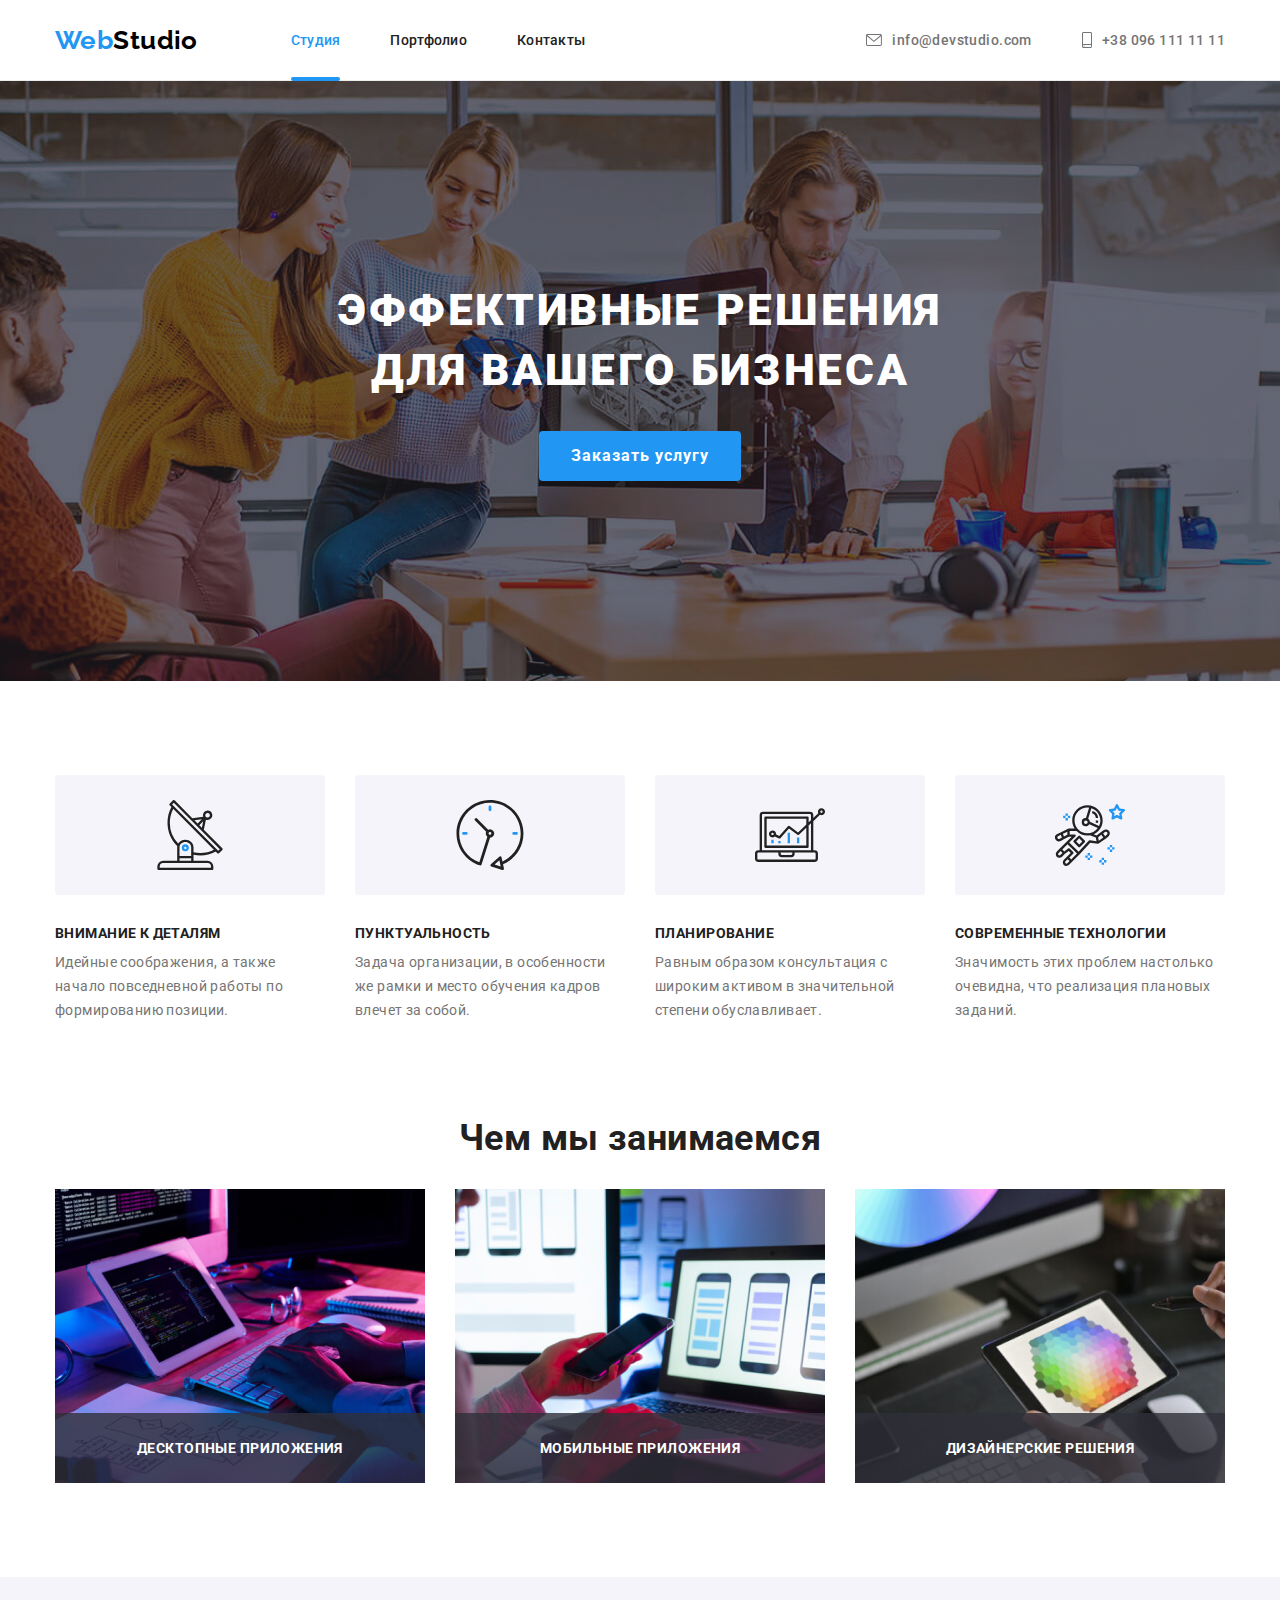
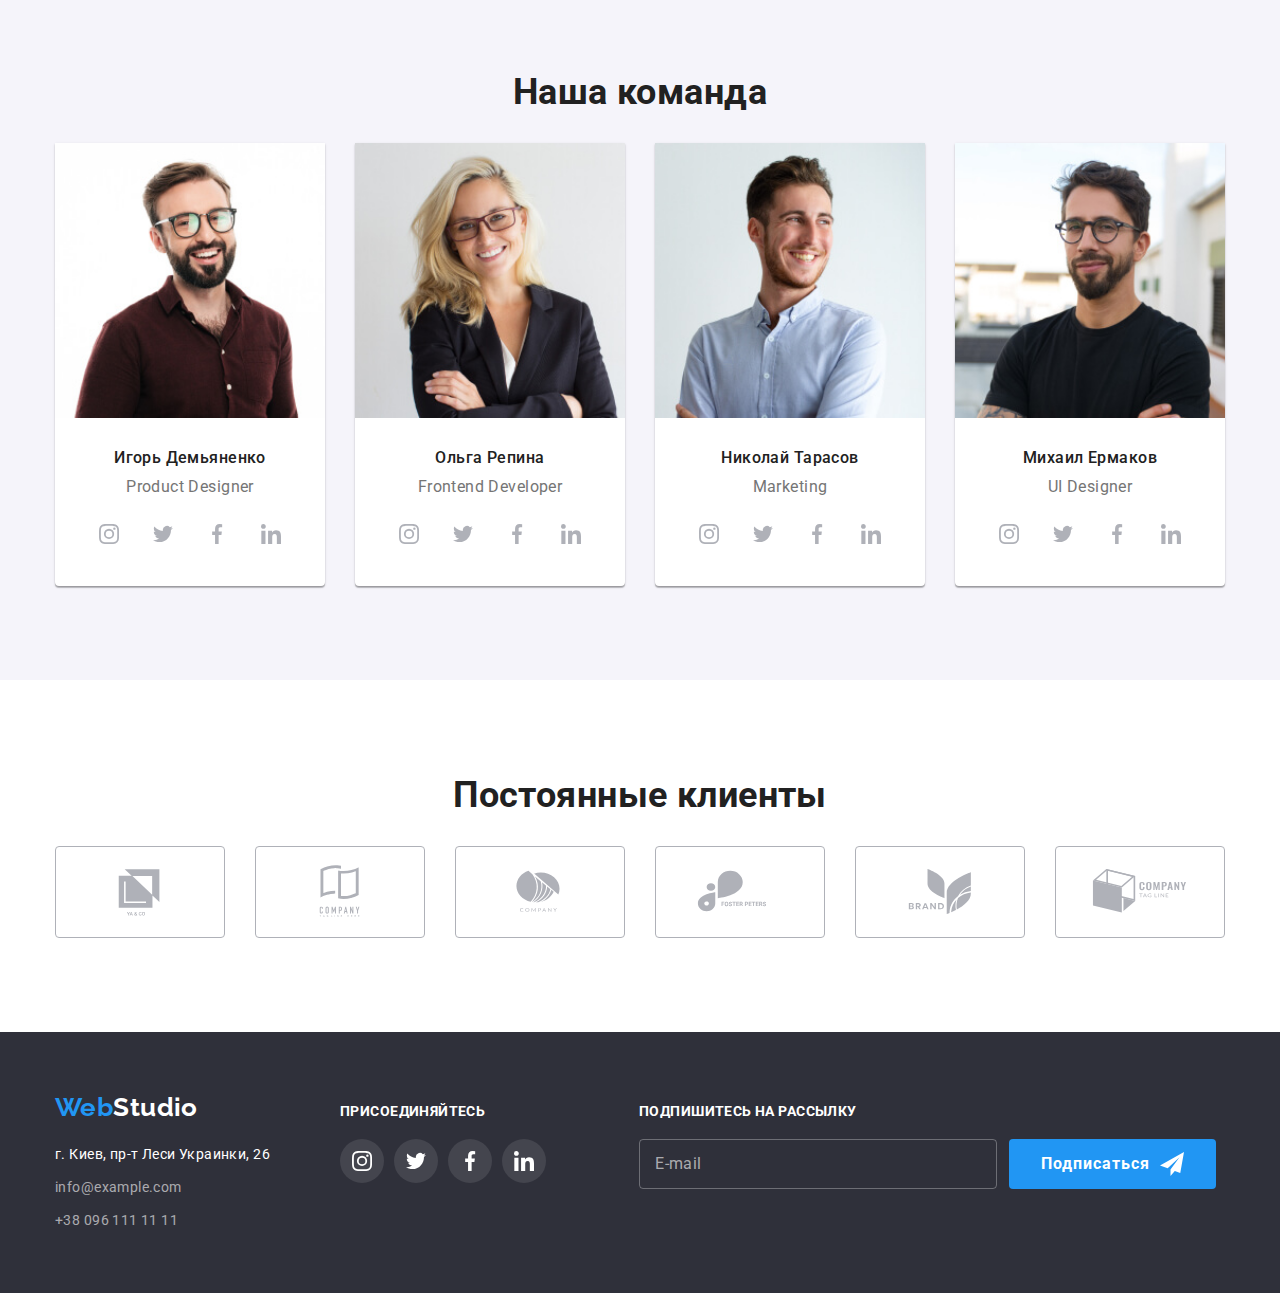
<file: index.html>
<!DOCTYPE html>
<html lang="ru">
  <head>
    <meta charset="UTF-8" />
    <meta http-equiv="X-UA-Compatible" content="IE=edge" />
    <meta name="viewport" content="width=device-width, initial-scale=1.0" />
    <title>WebStudio</title>
    <link
      href="https://fonts.googleapis.com/css2?family=Raleway:wght@700&family=Roboto:wght@400;500;700;900&display=swap"
      rel="stylesheet"
    />
    <link rel="stylesheet" href="./css/main.min.css" />
  </head>
  <body>
    <header class="header">
      <div class="container header__container">
        <nav class="header__navigation">
          <a class="logo" href="./index.html"><span>Web</span>Studio</a>
          <button
            class="burger__button"
            type="button"
            aria-expanded="false"
            aria-controls="burger__container"
            data-menu-button
          >
            <svg
              class="burger__icons"
              width="40"
              height="40"
              aria-label="Переключатель мобильного меню"
            >
              <use class="burger__icon-menu" href="./images/symbol-defs.svg#icon-menu-burger" />
              <use
                class="burger__icon-cross"
                href="./images/symbol-defs.svg#icon-menu-burger-cross"
              />
            </svg>
          </button>
          <div class="burger__container" id="burger__container" data-menu>
            <ul class="burger__navigation">
              <li class="burger__navigation-item">
                <a
                  class="burger__navigation-link burger__navigation-link--current"
                  href="./index.html"
                  >Студия</a
                >
              </li>

              <li class="burger__navigation-item">
                <a class="burger__navigation-link" href="./portfolio.html">Портфолио</a>
              </li>

              <li class="burger__navigation-item">
                <a href="#" class="burger__navigation-link">Контакты</a>
              </li>
            </ul>

            <ul class="burger__contacts">
              <li class="burger__contacts-item">
                <a class="burger__contacts-phone" href="tel:+380961111111">+38 096 111 11 11</a>
              </li>

              <li class="burger__contacts-item">
                <a class="burger__contacts-mail" href="mailto:info@devstudio.com"
                  >info@devstudio.com</a
                >
              </li>
            </ul>

            <ul class="burger__social">
              <li class="burger__social-wrapper">
                <a class="burger__social-link" href="#!" aria-label="Инстаграм"> Instagram </a>
              </li>

              <li class="burger__social-wrapper">
                <a class="burger__social-link" href="#!" aria-label="Твиттер"> Twitter </a>
              </li>

              <li class="burger__social-wrapper">
                <a class="burger__social-link" href="#!" aria-label="Фейсбук"> Facebook </a>
              </li>

              <li class="burger__social-wrapper">
                <a class="burger__social-link" href="#!" aria-label="Линкедин"> LinkedIn </a>
              </li>
            </ul>
          </div>

          <ul class="header__navigation-list">
            <li class="header__navigation-item">
              <a
                class="header__navigation-link header__navigation-link--current"
                href="./index.html"
                >Студия</a
              >
            </li>

            <li class="header__navigation-item">
              <a class="header__navigation-link" href="./portfolio.html">Портфолио</a>
            </li>

            <li class="header__navigation-item">
              <a href="#" class="header__navigation-link">Контакты</a>
            </li>
          </ul>
        </nav>

        <ul class="header__contacts">
          <li class="header__contacts-item">
            <a class="header__contacts-link" href="mailto:info@devstudio.com">
              <svg class="header__contacts-icon" width="16" height="12">
                <use href="./images/symbol-defs.svg#icon-envelope" /></svg
              >info@devstudio.com
            </a>
          </li>

          <li class="header__contacts-item">
            <a class="header__contacts-link" href="tel:+380961111111">
              <svg class="header__contacts-icon" width="10" height="16">
                <use href="./images/symbol-defs.svg#icon-smartphone" /></svg
              >+38 096 111 11 11
            </a>
          </li>
        </ul>
      </div>
    </header>

    <main>
      <section class="hero">
        <div class="container">
          <h1>Эффективные решения для вашего бизнеса</h1>
          <button class="button button--large hero__button" type="button" data-modal-open>
            Заказать услугу
          </button>
        </div>
      </section>

      <section class="section features">
        <div class="container">
          <h2 class="visually-hidden">Преимущества</h2>
          <ul class="features__list">
            <li class="features__item">
              <div class="features__icon-wrapper" aria-label="Радар">
                <svg class="features__icon" width="70" height="70">
                  <use href="./images/symbol-defs.svg#icon-radar" />
                </svg>
              </div>
              <h3 class="features__title">Внимание к деталям</h3>
              <p class="features__description">
                Идейные соображения, а также начало повседневной работы по формированию позиции.
              </p>
            </li>

            <li class="features__item">
              <div class="features__icon-wrapper" aria-label="Часы">
                <svg class="features__icon" width="70" height="70">
                  <use href="./images/symbol-defs.svg#icon-clock" />
                </svg>
              </div>
              <h3 class="features__title">Пунктуальность</h3>
              <p class="features__description">
                Задача организации, в особенности же рамки и место обучения кадров влечет за собой.
              </p>
            </li>

            <li class="features__item">
              <div class="features__icon-wrapper" aria-label="Диаграмма">
                <svg class="features__icon" width="70" height="70">
                  <use href="./images/symbol-defs.svg#icon-diagram" />
                </svg>
              </div>
              <h3 class="features__title">Планирование</h3>
              <p class="features__description">
                Равным образом консультация с широким активом в значительной степени обуславливает.
              </p>
            </li>

            <li class="features__item">
              <div class="features__icon-wrapper" aria-label="Астронавт">
                <svg class="features__icon" width="70" height="70">
                  <use href="./images/symbol-defs.svg#icon-astronaut" />
                </svg>
              </div>
              <h3 class="features__title">Современные технологии</h3>
              <p class="features__description">
                Значимость этих проблем настолько очевидна, что реализация плановых заданий.
              </p>
            </li>
          </ul>
        </div>
      </section>

      <section class="section services">
        <div class="container">
          <h2 class="section__title">Чем мы занимаемся</h2>
          <ul class="services__list">
            <li class="services__list-item">
              <div class="services__img-wrapper">
                <picture>
                  <source
                    srcset="
                      ./images/service/service-img-1-lg.jpg    1x,
                      ./images/service/service-img-1-lg@2x.jpg 2x
                    "
                    media="(min-width: 1200px)"
                  />
                  <img
                    class="services__list-img"
                    src="./images/service-img-1-lg.jpg"
                    alt="Десктопные приложения"
                    width="370"
                    height="294"
                  />
                </picture>
              </div>
              <h2 class="services__list-text">Десктопные приложения</h2>
            </li>

            <li class="services__list-item">
              <div class="services__img-wrapper">
                <picture>
                  <source
                    srcset="
                      ./images/service/service-img-2-lg.jpg    1x,
                      ./images/service/service-img-2-lg@2x.jpg 2x
                    "
                    media="(min-width: 1200px)"
                  />
                  <img
                    class="services__list-img"
                    src="./images/service-img-2-lg.jpg"
                    alt="Мобильные приложения"
                    width="370"
                    height="294"
                  />
                </picture>
              </div>
              <h2 class="services__list-text">Мобильные приложения</h2>
            </li>

            <li class="services__list-item">
              <div class="services__img-wrapper">
                <picture>
                  <source
                    srcset="
                      ./images/service/service-img-3-lg.jpg    1x,
                      ./images/service/service-img-3-lg@2x.jpg 2x
                    "
                    media="(min-width: 1200px)"
                  />
                  <img
                    class="services__list-img"
                    src="./images/service-img-3-lg.jpg"
                    alt="Дизайнерские решения"
                    width="370"
                    height="294"
                  />
                </picture>
              </div>
              <h2 class="services__list-text">Дизайнерские решения</h2>
            </li>
          </ul>
        </div>
      </section>

      <section class="section team">
        <div class="container">
          <h2 class="section__title">Наша команда</h2>
          <ul class="team__list">
            <li class="team__card">
              <div class="team__img-wrapper">
                <picture>
                  <source
                    srcset="
                      ./images/team/team-avatar-1-lg.jpg    1x,
                      ./images/team/team-avatar-1-lg@2x.jpg 2x
                    "
                    media="(min-width: 1200px)"
                  />
                  <source
                    srcset="
                      ./images/team/team-avatar-1-md.jpg    1x,
                      ./images/team/team-avatar-1-md@2x.jpg 2x
                    "
                    media="(min-width: 768px)"
                  />
                  <source
                    srcset="
                      ./images/team/team-avatar-1-sm.jpg    1x,
                      ./images/team/team-avatar-1-sm@2x.jpg 2x
                    "
                    media="(max-width: 767px)"
                  />
                  <img
                    class="team__card-image"
                    src="./images/team/team-avatar-1-sm.jpg"
                    alt="Игорь Демьяненко"
                    width="450"
                    height="460"
                  />
                </picture>
              </div>

              <div class="team__card-text">
                <h3 class="team__card-title">Игорь Демьяненко</h3>
                <p class="team__card-description">Product Designer</p>
                <ul class="social">
                  <li class="social__wrapper">
                    <a class="social__link" href="#!" aria-label="Инстаграм">
                      <svg class="social__link-icon" width="20" height="20">
                        <use href="./images/symbol-defs.svg#icon-instagram" />
                      </svg>
                    </a>
                  </li>

                  <li class="social__wrapper">
                    <a class="social__link" href="#!" aria-label="Твиттер">
                      <svg class="social__link-icon" width="20" height="20">
                        <use href="./images/symbol-defs.svg#icon-twitter" />
                      </svg>
                    </a>
                  </li>

                  <li class="social__wrapper">
                    <a class="social__link" href="#!" aria-label="Фейсбук">
                      <svg class="social__link-icon" width="20" height="20">
                        <use href="./images/symbol-defs.svg#icon-facebook" />
                      </svg>
                    </a>
                  </li>

                  <li class="social__wrapper">
                    <a class="social__link" href="#!" aria-label="Линкедин">
                      <svg class="social__link-icon" width="20" height="20">
                        <use href="./images/symbol-defs.svg#icon-linkedin" />
                      </svg>
                    </a>
                  </li>
                </ul>
              </div>
            </li>

            <li class="team__card">
              <div class="team__img-wrapper">
                <picture>
                  <source
                    srcset="
                      ./images/team/team-avatar-2-lg.jpg    1x,
                      ./images/team/team-avatar-2-lg@2x.jpg 2x
                    "
                    media="(min-width: 1200px)"
                  />
                  <source
                    srcset="
                      ./images/team/team-avatar-2-md.jpg    1x,
                      ./images/team/team-avatar-2-md@2x.jpg 2x
                    "
                    media="(min-width: 768px)"
                  />
                  <source
                    srcset="
                      ./images/team/team-avatar-2-sm.jpg    1x,
                      ./images/team/team-avatar-2-sm@2x.jpg 2x
                    "
                    media="(max-width: 767px)"
                  />
                  <img
                    class="team__card-image"
                    src="./images/team/team-avatar-2-sm.jpg"
                    alt="Ольга Репина"
                    width="450"
                    height="460"
                  />
                </picture>
              </div>
              <div class="team__card-text">
                <h3 class="team__card-title">Ольга Репина</h3>
                <p class="team__card-description">Frontend Developer</p>
                <ul class="social">
                  <li class="social__wrapper">
                    <a class="social__link" href="#!" aria-label="Инстаграм">
                      <svg class="social__link-icon" width="20" height="20">
                        <use href="./images/symbol-defs.svg#icon-instagram" />
                      </svg>
                    </a>
                  </li>

                  <li class="social__wrapper">
                    <a class="social__link" href="#!" aria-label="Твиттер">
                      <svg class="social__link-icon" width="20" height="20">
                        <use href="./images/symbol-defs.svg#icon-twitter" />
                      </svg>
                    </a>
                  </li>

                  <li class="social__wrapper">
                    <a class="social__link" href="#!" aria-label="Фейсбук">
                      <svg class="social__link-icon" width="20" height="20">
                        <use href="./images/symbol-defs.svg#icon-facebook" />
                      </svg>
                    </a>
                  </li>

                  <li class="social__wrapper">
                    <a class="social__link" href="#!" aria-label="Линкедин">
                      <svg class="social__link-icon" width="20" height="20">
                        <use href="./images/symbol-defs.svg#icon-linkedin" />
                      </svg>
                    </a>
                  </li>
                </ul>
              </div>
            </li>

            <li class="team__card">
              <div class="team__img-wrapper">
                <picture>
                  <source
                    srcset="
                      ./images/team/team-avatar-3-lg.jpg    1x,
                      ./images/team/team-avatar-3-lg@2x.jpg 2x
                    "
                    media="(min-width: 1200px)"
                  />
                  <source
                    srcset="
                      ./images/team/team-avatar-3-md.jpg    1x,
                      ./images/team/team-avatar-3-md@2x.jpg 2x
                    "
                    media="(min-width: 768px)"
                  />
                  <source
                    srcset="
                      ./images/team/team-avatar-3-sm.jpg    1x,
                      ./images/team/team-avatar-3-sm@2x.jpg 2x
                    "
                    media="(max-width: 767px)"
                  />
                  <img
                    class="team__card-image"
                    src="./images/team/team-avatar-3-sm.jpg"
                    alt="Николай Тарасов"
                    width="450"
                    height="460"
                  />
                </picture>
              </div>

              <div class="team__card-text">
                <h3 class="team__card-title">Николай Тарасов</h3>
                <p class="team__card-description">Marketing</p>
                <ul class="social">
                  <li class="social__wrapper">
                    <a class="social__link" href="#!" aria-label="Инстаграм">
                      <svg class="social__link-icon" width="20" height="20">
                        <use href="./images/symbol-defs.svg#icon-instagram" />
                      </svg>
                    </a>
                  </li>

                  <li class="social__wrapper">
                    <a class="social__link" href="#!" aria-label="Твиттер">
                      <svg class="social__link-icon" width="20" height="20">
                        <use href="./images/symbol-defs.svg#icon-twitter" />
                      </svg>
                    </a>
                  </li>

                  <li class="social__wrapper">
                    <a class="social__link" href="#!" aria-label="Фейсбук">
                      <svg class="social__link-icon" width="20" height="20">
                        <use href="./images/symbol-defs.svg#icon-facebook" />
                      </svg>
                    </a>
                  </li>

                  <li class="social__wrapper">
                    <a class="social__link" href="#!" aria-label="Линкедин">
                      <svg class="social__link-icon" width="20" height="20">
                        <use href="./images/symbol-defs.svg#icon-linkedin" />
                      </svg>
                    </a>
                  </li>
                </ul>
              </div>
            </li>

            <li class="team__card">
              <div class="team__img-wrapper">
                <picture>
                  <source
                    srcset="
                      ./images/team/team-avatar-4-lg.jpg    1x,
                      ./images/team/team-avatar-4-lg@2x.jpg 2x
                    "
                    media="(min-width: 1200px)"
                  />
                  <source
                    srcset="
                      ./images/team/team-avatar-4-md.jpg    1x,
                      ./images/team/team-avatar-4-md@2x.jpg 2x
                    "
                    media="(min-width: 768px)"
                  />
                  <source
                    srcset="
                      ./images/team/team-avatar-4-sm.jpg    1x,
                      ./images/team/team-avatar-4-sm@2x.jpg 2x
                    "
                    media="(max-width: 767px)"
                  />
                  <img
                    class="team__card-image"
                    src="./images/team/team-avatar-4-sm.jpg"
                    alt="Михаил Ермаков"
                    width="450"
                    height="460"
                  />
                </picture>
              </div>

              <div class="team__card-text">
                <h3 class="team__card-title">Михаил Ермаков</h3>
                <p class="team__card-description">UI Designer</p>
                <ul class="social">
                  <li class="social__wrapper">
                    <a class="social__link" href="#!" aria-label="Инстаграм">
                      <svg class="social__link-icon" width="20" height="20">
                        <use href="./images/symbol-defs.svg#icon-instagram" />
                      </svg>
                    </a>
                  </li>

                  <li class="social__wrapper">
                    <a class="social__link" href="#!" aria-label="Твиттер">
                      <svg class="social__link-icon" width="20" height="20">
                        <use href="./images/symbol-defs.svg#icon-twitter" />
                      </svg>
                    </a>
                  </li>

                  <li class="social__wrapper">
                    <a class="social__link" href="#!" aria-label="Фейсбук">
                      <svg class="social__link-icon" width="20" height="20">
                        <use href="./images/symbol-defs.svg#icon-facebook" />
                      </svg>
                    </a>
                  </li>

                  <li class="social__wrapper">
                    <a class="social__link" href="#!" aria-label="Линкедин">
                      <svg class="social__link-icon" width="20" height="20">
                        <use href="./images/symbol-defs.svg#icon-linkedin" />
                      </svg>
                    </a>
                  </li>
                </ul>
              </div>
            </li>
          </ul>
        </div>
      </section>

      <section class="section clients">
        <div class="container">
          <h2 class="section__title">Постоянные клиенты</h2>
          <ul class="clients__list">
            <li class="clients__item">
              <a href="#!" class="clients__link" aria-label="Первая компания">
                <svg class="clients__icon" width="106" height="60">
                  <use href="./images/symbol-defs.svg#icon-logo-1" />
                </svg>
              </a>
            </li>

            <li class="clients__item">
              <a href="#!" class="clients__link" aria-label="Вторая компания">
                <svg class="clients__icon" width="106" height="60">
                  <use href="./images/symbol-defs.svg#icon-logo-2" />
                </svg>
              </a>
            </li>

            <li class="clients__item">
              <a href="#!" class="clients__link" aria-label="Третья компания">
                <svg class="clients__icon" width="106" height="60">
                  <use href="./images/symbol-defs.svg#icon-logo-3" />
                </svg>
              </a>
            </li>

            <li class="clients__item">
              <a href="#!" class="clients__link" aria-label="Четвёртая компания">
                <svg class="clients__icon" width="106" height="60">
                  <use href="./images/symbol-defs.svg#icon-logo-4" />
                </svg>
              </a>
            </li>

            <li class="clients__item">
              <a href="#!" class="clients__link" aria-label="Пятая компания">
                <svg class="clients__icon" width="106" height="60">
                  <use href="./images/symbol-defs.svg#icon-logo-5" />
                </svg>
              </a>
            </li>

            <li class="clients__item">
              <a href="#!" class="clients__link" aria-label="Шестая компания">
                <svg class="clients__icon" width="106" height="60">
                  <use href="./images/symbol-defs.svg#icon-logo-6" />
                </svg>
              </a>
            </li>
          </ul>
        </div>
      </section>
    </main>

    <footer class="footer">
      <div class="container footer__wrapper">
        <div class="footer__information">
          <a class="logo logo--white" href="./index.html"><span>Web</span>Studio</a>
          <address class="footer__address">
            <ul class="footer__address-list">
              <li class="footer__address-item">
                <a
                  class="footer__address-link"
                  href="https://goo.gl/maps/vVYcvFzkVmFzaZAD8"
                  target="_blank"
                  rel="noopener noreferrer"
                  >г. Киев, пр-т Леси Украинки, 26</a
                >
              </li>

              <li class="footer__address-item">
                <a class="footer__contacts-link" href="mailto:info@example.com">info@example.com</a>
              </li>

              <li class="footer__address-item">
                <a class="footer__contacts-link" href="tel:+380961111111">+38 096 111 11 11</a>
              </li>
            </ul>
          </address>
        </div>

        <div class="footer__action">
          <h2 class="footer__action-title">Присоединяйтесь</h2>
          <ul class="social social--white">
            <li class="social__wrapper">
              <a class="social__link social__link--white" href="#!" aria-label="Инстаграм">
                <svg class="social__link-icon" width="20" height="20">
                  <use href="./images/symbol-defs.svg#icon-instagram" />
                </svg>
              </a>
            </li>

            <li class="social__wrapper">
              <a class="social__link social__link--white" href="#!" aria-label="Твиттер">
                <svg class="social__link-icon" width="20" height="20">
                  <use href="./images/symbol-defs.svg#icon-twitter" />
                </svg>
              </a>
            </li>

            <li class="social__wrapper">
              <a class="social__link social__link--white" href="#!" aria-label="Фейсбук">
                <svg class="social__link-icon" width="20" height="20">
                  <use href="./images/symbol-defs.svg#icon-facebook" />
                </svg>
              </a>
            </li>

            <li class="social__wrapper">
              <a class="social__link social__link--white" href="#!" aria-label="Линкедин">
                <svg class="social__link-icon" width="20" height="20">
                  <use href="./images/symbol-defs.svg#icon-linkedin" />
                </svg>
              </a>
            </li>
          </ul>
        </div>

        <div class="footer__form">
          <h2 class="footer__form-title">Подпишитесь на рассылку</h2>
          <form class="footer__form-subscribe">
            <input class="footer__subscribe-input" type="email" name="email" placeholder="E-mail" />
            <button class="button button--large footer__subscribe-button">
              Подписаться
              <svg class="footer__subscribe-icon" width="24" height="24">
                <use href="./images/symbol-defs.svg#icon-subscribe" />
              </svg>
            </button>
          </form>
        </div>
      </div>
    </footer>

    <div class="backdrop is-hidden" data-modal>
      <div class="modal">
        <button class="modal__button" type="button" data-modal-close>
          <svg class="modal__button-icon" width="18" height="18">
            <use href="./images/symbol-defs.svg#icon-close" />
          </svg>
        </button>

        <h2 class="modal__title">Оставьте свои данные, мы вам перезвоним</h2>
        <form class="form">
          <label class="form__field"
            >Имя
            <input class="form__input" type="text" name="name" />
            <svg class="form__icon" width="18" height="18">
              <use href="./images/symbol-defs.svg#icon-input-1" />
            </svg>
          </label>

          <label class="form__field"
            >Телефон
            <input class="form__input" type="tel" name="tel" />
            <svg class="form__icon" width="18" height="18">
              <use href="./images/symbol-defs.svg#icon-input-2" />
            </svg>
          </label>

          <label class="form__field"
            >Почта
            <input class="form__input" type="email" name="email" />
            <svg class="form__icon" width="18" height="18">
              <use href="./images/symbol-defs.svg#icon-input-3" />
            </svg>
          </label>

          <label class="form__field"
            >Комментарий
            <textarea
              class="form__input"
              name="user-comment"
              id="comment"
              placeholder="Введите текст"
            ></textarea>
          </label>

          <label class="modal__field checkbox">
            <input class="checkbox__input" type="checkbox" />
            <span class="checkbox__container">
              <svg class="checkbox__icon" width="16" height="15">
                <use href="./images/symbol-defs.svg#icon-checkbox" />
              </svg>
            </span>
            <span class="checkbox__text">
              Соглашаюсь с рассылкой и принимаю <a class="link" href="#!">Условия договора</a>
            </span>
          </label>
          <button class="button button--large mx-auto" type="submit">Отправить</button>
        </form>
      </div>
    </div>
    <script src="./js/modal.js"></script>
    <script src="./js/menu.js"></script>
  </body>
</html>
</file>
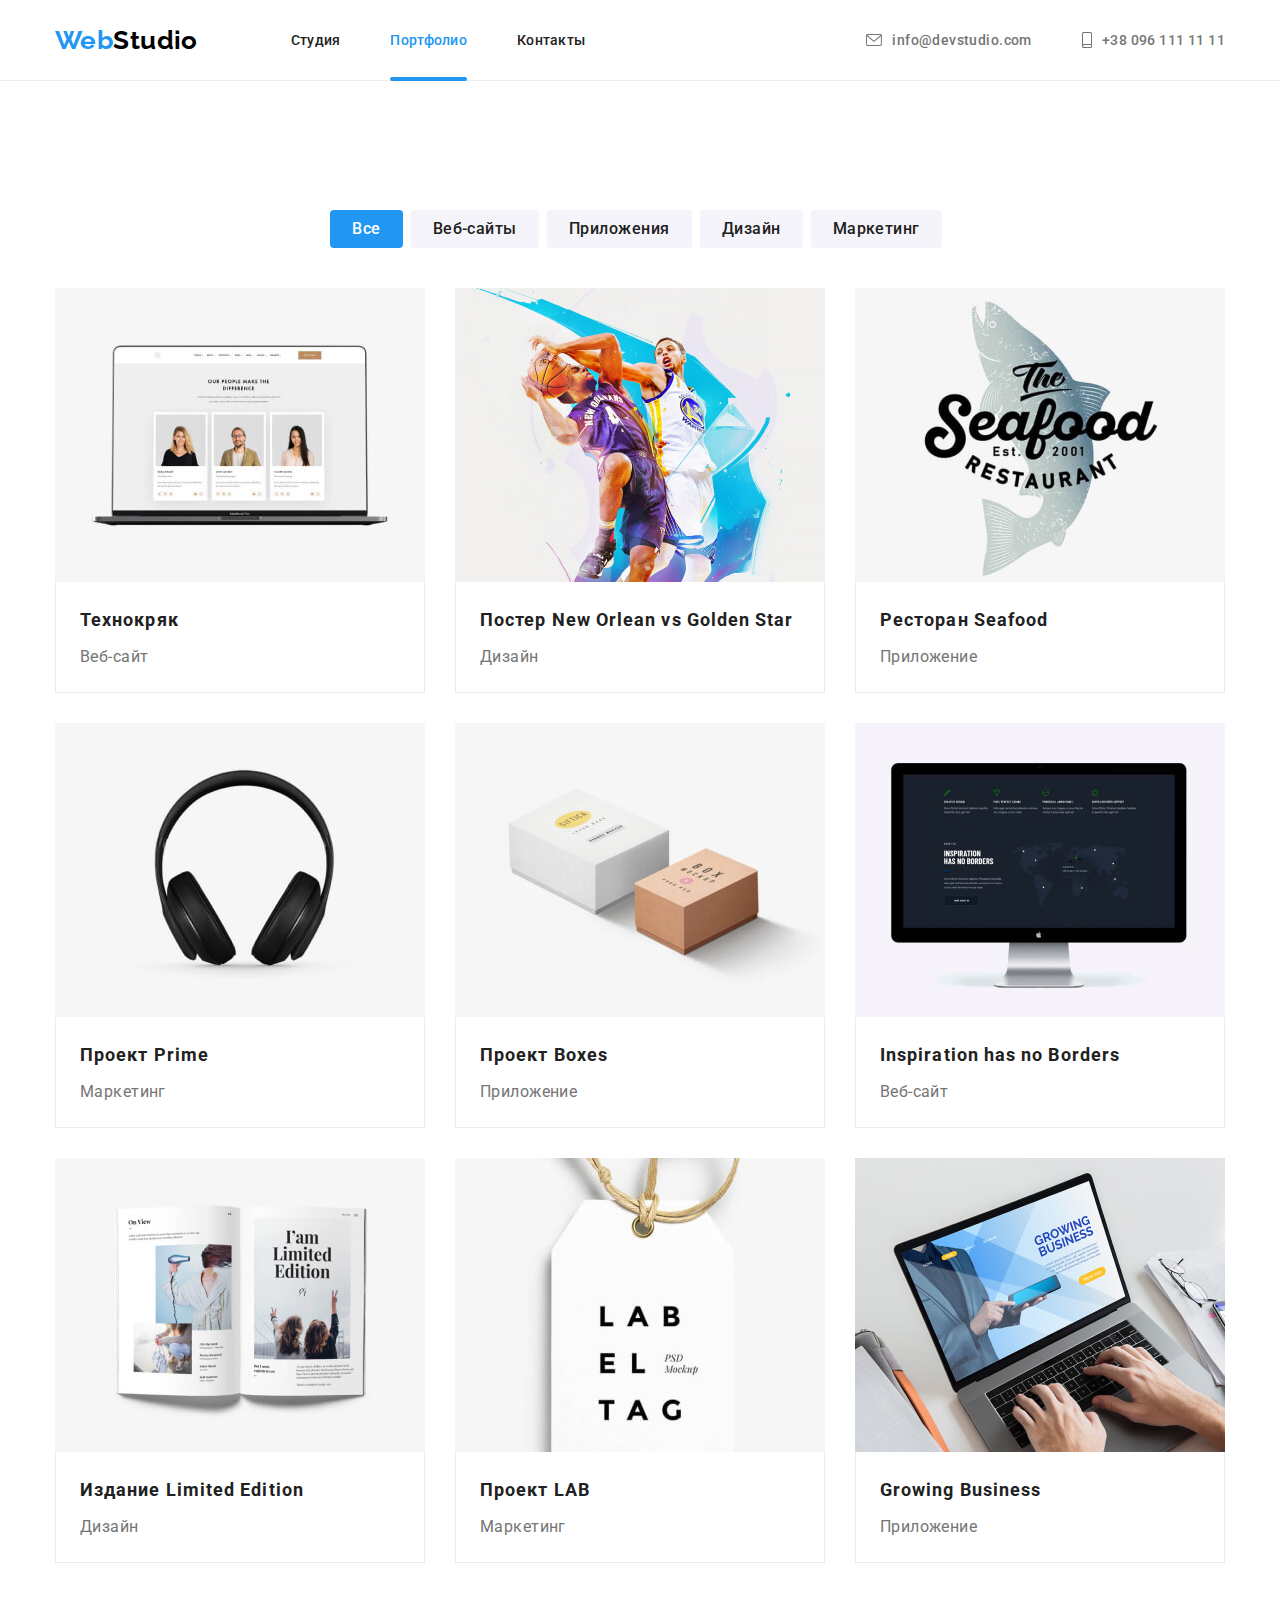
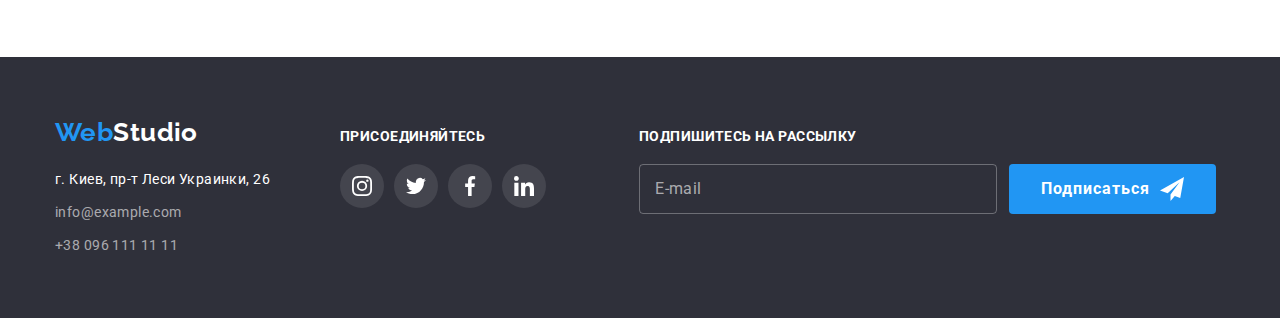
<file: portfolio.html>
<!DOCTYPE html>
<html lang="ru">
  <head>
    <meta charset="UTF-8" />
    <meta http-equiv="X-UA-Compatible" content="IE=edge" />
    <meta name="viewport" content="width=device-width, initial-scale=1.0" />
    <title>Portfolio</title>
    <link
      href="https://fonts.googleapis.com/css2?family=Raleway:wght@700&family=Roboto:wght@400;500;700;900&display=swap"
      rel="stylesheet"
    />
    <link rel="stylesheet" href="./css/main.min.css" />
  </head>

  <body>
    <header class="header">
      <div class="container header__container">
        <nav class="header__navigation">
          <a class="logo" href="./index.html"><span>Web</span>Studio</a>
          <button
            class="burger__button"
            type="button"
            aria-expanded="false"
            aria-controls="burger__container"
            data-menu-button
          >
            <svg
              class="burger__icons"
              width="40"
              height="40"
              aria-label="Переключатель мобильного меню"
            >
              <use class="burger__icon-menu" href="./images/symbol-defs.svg#icon-menu-burger" />
              <use
                class="burger__icon-cross"
                href="./images/symbol-defs.svg#icon-menu-burger-cross"
              />
            </svg>
          </button>
          <div class="burger__container" id="burger__container" data-menu>
            <ul class="burger__navigation">
              <li class="burger__navigation-item">
                <a class="burger__navigation-link" href="./index.html">Студия</a>
              </li>

              <li class="burger__navigation-item">
                <a
                  class="burger__navigation-link burger__navigation-link--current"
                  href="./portfolio.html"
                  >Портфолио</a
                >
              </li>

              <li class="burger__navigation-item">
                <a href="#" class="burger__navigation-link">Контакты</a>
              </li>
            </ul>

            <ul class="burger__contacts">
              <li class="burger__contacts-item">
                <a class="burger__contacts-phone" href="tel:+380961111111">+38 096 111 11 11</a>
              </li>

              <li class="burger__contacts-item">
                <a class="burger__contacts-mail" href="mailto:info@devstudio.com"
                  >info@devstudio.com</a
                >
              </li>
            </ul>

            <ul class="burger__social">
              <li class="burger__social-wrapper">
                <a class="burger__social-link" href="#!" aria-label="Инстаграм"> Instagram </a>
              </li>

              <li class="burger__social-wrapper">
                <a class="burger__social-link" href="#!" aria-label="Твиттер"> Twitter </a>
              </li>

              <li class="burger__social-wrapper">
                <a class="burger__social-link" href="#!" aria-label="Фейсбук"> Facebook </a>
              </li>

              <li class="burger__social-wrapper">
                <a class="burger__social-link" href="#!" aria-label="Линкедин"> LinkedIn </a>
              </li>
            </ul>
          </div>

          <ul class="header__navigation-list">
            <li class="header__navigation-item">
              <a class="header__navigation-link" href="./index.html">Студия</a>
            </li>

            <li class="header__navigation-item">
              <a
                class="header__navigation-link header__navigation-link--current"
                href="./portfolio.html"
                >Портфолио</a
              >
            </li>

            <li class="header__navigation-item">
              <a href="#" class="header__navigation-link">Контакты</a>
            </li>
          </ul>
        </nav>

        <ul class="header__contacts">
          <li class="header__contacts-item">
            <a class="header__contacts-link" href="mailto:info@devstudio.com">
              <svg class="header__contacts-icon" width="16" height="12">
                <use href="./images/symbol-defs.svg#icon-envelope" /></svg
              >info@devstudio.com
            </a>
          </li>

          <li class="header__contacts-item">
            <a class="header__contacts-link" href="tel:+380961111111">
              <svg class="header__contacts-icon" width="10" height="16">
                <use href="./images/symbol-defs.svg#icon-smartphone" /></svg
              >+38 096 111 11 11
            </a>
          </li>
        </ul>
      </div>
    </header>

    <main>
      <section class="section projects">
        <div class="container">
          <h1 class="visually-hidden">Работы</h1>
          <ul class="projects__tab">
            <li class="projects__tab-item">
              <button class="button button--active button--light" type="button">Все</button>
            </li>
            <li class="projects__tab-item">
              <button class="button button--light" type="button">Веб-сайты</button>
            </li>
            <li class="projects__tab-item">
              <button class="button button--light" type="button">Приложения</button>
            </li>

            <li class="projects__tab-item">
              <button class="button button--light" type="button">Дизайн</button>
            </li>

            <li class="projects__tab-item">
              <button class="button button--light" type="button">Маркетинг</button>
            </li>
          </ul>

          <ul class="projects__list">
            <li class="projects__list-card">
              <a class="projects__list-item" href="#!">
                <div class="projects__img-wrapper">
                  <picture>
                    <source
                      srcset="
                        ./images/portfolio/portfolio-img-1-lg.jpg    1x,
                        ./images/portfolio/portfolio-img-1-lg@2x.jpg 2x
                      "
                      media="(min-width: 1200px)"
                    />
                    <source
                      srcset="
                        ./images/portfolio/portfolio-img-1-md.jpg    1x,
                        ./images/portfolio/portfolio-img-1-md@2x.jpg 2x
                      "
                      media="(min-width: 768px)"
                    />
                    <source
                      srcset="
                        ./images/portfolio/portfolio-img-1-sm.jpg    1x,
                        ./images/portfolio/portfolio-img-1-sm@2x.jpg 2x
                      "
                      media="(max-width: 767px)"
                    />
                    <img
                      class="projects__img"
                      src="./images/portfolio/portfolio-img-1-sm.jpg"
                      alt="Веб-сайт"
                      width="450"
                      height="294"
                    />
                  </picture>

                  <p class="projects__list-overlay">
                    Ресурс предлагает комплексные предложения с разным уровнем функционала и
                    сервисов. Все это позволит посетителю получить исчерпывающие сведения о компании
                    или частном лице.
                  </p>
                </div>
                <div class="projects__list-text">
                  <h2 class="projects__list-title">Технокряк</h2>
                  <p class="projects__list-description">Веб-сайт</p>
                </div>
              </a>
            </li>

            <li class="projects__list-card">
              <a class="projects__list-item" href="#!">
                <div class="projects__img-wrapper">
                  <picture>
                    <source
                      srcset="
                        ./images/portfolio/portfolio-img-2-lg.jpg    1x,
                        ./images/portfolio/portfolio-img-2-lg@2x.jpg 2x
                      "
                      media="(min-width: 1200px)"
                    />
                    <source
                      srcset="
                        ./images/portfolio/portfolio-img-2-md.jpg    1x,
                        ./images/portfolio/portfolio-img-2-md@2x.jpg 2x
                      "
                      media="(min-width: 768px)"
                    />
                    <source
                      srcset="
                        ./images/portfolio/portfolio-img-2-sm.jpg    1x,
                        ./images/portfolio/portfolio-img-2-sm@2x.jpg 2x
                      "
                      media="(max-width: 767px)"
                    />
                    <img
                      class="projects__img"
                      src="./images/portfolio/portfolio-img-2-sm.jpg"
                      alt="Дизайн"
                      width="450"
                      height="294"
                    />
                  </picture>

                  <p class="projects__list-overlay">
                    Ресурс предлагает комплексные предложения с разным уровнем функционала и
                    сервисов. Все это позволит посетителю получить исчерпывающие сведения о компании
                    или частном лице.
                  </p>
                </div>
                <div class="projects__list-text">
                  <h2 class="projects__list-title">Постер New Orlean vs Golden Star</h2>
                  <p class="projects__list-description">Дизайн</p>
                </div>
              </a>
            </li>

            <li class="projects__list-card">
              <a class="projects__list-item" href="#!">
                <div class="projects__img-wrapper">
                  <picture>
                    <source
                      srcset="
                        ./images/portfolio/portfolio-img-3-lg.jpg    1x,
                        ./images/portfolio/portfolio-img-3-lg@2x.jpg 2x
                      "
                      media="(min-width: 1200px)"
                    />
                    <source
                      srcset="
                        ./images/portfolio/portfolio-img-3-md.jpg    1x,
                        ./images/portfolio/portfolio-img-3-md@2x.jpg 2x
                      "
                      media="(min-width: 768px)"
                    />
                    <source
                      srcset="
                        ./images/portfolio/portfolio-img-3-sm.jpg    1x,
                        ./images/portfolio/portfolio-img-3-sm@2x.jpg 2x
                      "
                      media="(max-width: 767px)"
                    />
                    <img
                      class="projects__img"
                      src="./images/portfolio/portfolio-img-3-sm.jpg"
                      alt="Приложение"
                      width="450"
                      height="294"
                    />
                  </picture>

                  <p class="projects__list-overlay">
                    Ресурс предлагает комплексные предложения с разным уровнем функционала и
                    сервисов. Все это позволит посетителю получить исчерпывающие сведения о компании
                    или частном лице.
                  </p>
                </div>
                <div class="projects__list-text">
                  <h2 class="projects__list-title">Ресторан Seafood</h2>
                  <p class="projects__list-description">Приложение</p>
                </div>
              </a>
            </li>

            <li class="projects__list-card">
              <a class="projects__list-item" href="#!">
                <div class="projects__img-wrapper">
                  <picture>
                    <source
                      srcset="
                        ./images/portfolio/portfolio-img-4-lg.jpg    1x,
                        ./images/portfolio/portfolio-img-4-lg@2x.jpg 2x
                      "
                      media="(min-width: 1200px)"
                    />
                    <source
                      srcset="
                        ./images/portfolio/portfolio-img-4-md.jpg    1x,
                        ./images/portfolio/portfolio-img-4-md@2x.jpg 2x
                      "
                      media="(min-width: 768px)"
                    />
                    <source
                      srcset="
                        ./images/portfolio/portfolio-img-4-sm.jpg    1x,
                        ./images/portfolio/portfolio-img-4-sm@2x.jpg 2x
                      "
                      media="(max-width: 767px)"
                    />
                    <img
                      class="projects__img"
                      src="./images/portfolio/portfolio-img-4-sm.jpg"
                      alt="Маркетинг"
                      width="450"
                      height="294"
                    />
                  </picture>

                  <p class="projects__list-overlay">
                    Ресурс предлагает комплексные предложения с разным уровнем функционала и
                    сервисов. Все это позволит посетителю получить исчерпывающие сведения о компании
                    или частном лице.
                  </p>
                </div>
                <div class="projects__list-text">
                  <h2 class="projects__list-title">Проект Prime</h2>
                  <p class="projects__list-description">Маркетинг</p>
                </div>
              </a>
            </li>

            <li class="projects__list-card">
              <a class="projects__list-item" href="#!">
                <div class="projects__img-wrapper">
                  <picture>
                    <source
                      srcset="
                        ./images/portfolio/portfolio-img-5-lg.jpg    1x,
                        ./images/portfolio/portfolio-img-5-lg@2x.jpg 2x
                      "
                      media="(min-width: 1200px)"
                    />
                    <source
                      srcset="
                        ./images/portfolio/portfolio-img-5-md.jpg    1x,
                        ./images/portfolio/portfolio-img-5-md@2x.jpg 2x
                      "
                      media="(min-width: 768px)"
                    />
                    <source
                      srcset="
                        ./images/portfolio/portfolio-img-5-sm.jpg    1x,
                        ./images/portfolio/portfolio-img-5-sm@2x.jpg 2x
                      "
                      media="(max-width: 767px)"
                    />
                    <img
                      class="projects__img"
                      src="./images/portfolio/portfolio-img-5-sm.jpg"
                      alt="Приложение"
                      width="450"
                      height="294"
                    />
                  </picture>

                  <p class="projects__list-overlay">
                    Ресурс предлагает комплексные предложения с разным уровнем функционала и
                    сервисов. Все это позволит посетителю получить исчерпывающие сведения о компании
                    или частном лице.
                  </p>
                </div>
                <div class="projects__list-text">
                  <h2 class="projects__list-title">Проект Boxes</h2>
                  <p class="projects__list-description">Приложение</p>
                </div>
              </a>
            </li>

            <li class="projects__list-card">
              <a class="projects__list-item" href="#!">
                <div class="projects__img-wrapper">
                  <picture>
                    <source
                      srcset="
                        ./images/portfolio/portfolio-img-6-lg.jpg    1x,
                        ./images/portfolio/portfolio-img-6-lg@2x.jpg 2x
                      "
                      media="(min-width: 1200px)"
                    />
                    <source
                      srcset="
                        ./images/portfolio/portfolio-img-6-md.jpg    1x,
                        ./images/portfolio/portfolio-img-6-md@2x.jpg 2x
                      "
                      media="(min-width: 768px)"
                    />
                    <source
                      srcset="
                        ./images/portfolio/portfolio-img-6-sm.jpg    1x,
                        ./images/portfolio/portfolio-img-6-sm@2x.jpg 2x
                      "
                      media="(max-width: 767px)"
                    />
                    <img
                      class="projects__img"
                      src="./images/portfolio/portfolio-img-6-sm.jpg"
                      alt="Веб-сайт"
                      width="450"
                      height="294"
                    />
                  </picture>

                  <p class="projects__list-overlay">
                    Ресурс предлагает комплексные предложения с разным уровнем функционала и
                    сервисов. Все это позволит посетителю получить исчерпывающие сведения о компании
                    или частном лице.
                  </p>
                </div>
                <div class="projects__list-text">
                  <h2 class="projects__list-title">Inspiration has no Borders</h2>
                  <p class="projects__list-description">Веб-сайт</p>
                </div>
              </a>
            </li>

            <li class="projects__list-card">
              <a class="projects__list-item" href="#!">
                <div class="projects__img-wrapper">
                  <picture>
                    <source
                      srcset="
                        ./images/portfolio/portfolio-img-7-lg.jpg    1x,
                        ./images/portfolio/portfolio-img-7-lg@2x.jpg 2x
                      "
                      media="(min-width: 1200px)"
                    />
                    <source
                      srcset="
                        ./images/portfolio/portfolio-img-7-md.jpg    1x,
                        ./images/portfolio/portfolio-img-7-md@2x.jpg 2x
                      "
                      media="(min-width: 768px)"
                    />
                    <source
                      srcset="
                        ./images/portfolio/portfolio-img-7-sm.jpg    1x,
                        ./images/portfolio/portfolio-img-7-sm@2x.jpg 2x
                      "
                      media="(max-width: 767px)"
                    />
                    <img
                      class="projects__img"
                      src="./images/portfolio/portfolio-img-7-sm.jpg"
                      alt="Дизайн"
                      width="450"
                      height="294"
                    />
                  </picture>

                  <p class="projects__list-overlay">
                    Ресурс предлагает комплексные предложения с разным уровнем функционала и
                    сервисов. Все это позволит посетителю получить исчерпывающие сведения о компании
                    или частном лице.
                  </p>
                </div>
                <div class="projects__list-text">
                  <h2 class="projects__list-title">Издание Limited Edition</h2>
                  <p class="projects__list-description">Дизайн</p>
                </div>
              </a>
            </li>

            <li class="projects__list-card">
              <a class="projects__list-item" href="#!">
                <div class="projects__img-wrapper">
                  <picture>
                    <source
                      srcset="
                        ./images/portfolio/portfolio-img-8-lg.jpg    1x,
                        ./images/portfolio/portfolio-img-8-lg@2x.jpg 2x
                      "
                      media="(min-width: 1200px)"
                    />
                    <source
                      srcset="
                        ./images/portfolio/portfolio-img-8-md.jpg    1x,
                        ./images/portfolio/portfolio-img-8-md@2x.jpg 2x
                      "
                      media="(min-width: 768px)"
                    />
                    <source
                      srcset="
                        ./images/portfolio/portfolio-img-8-sm.jpg    1x,
                        ./images/portfolio/portfolio-img-8-sm@2x.jpg 2x
                      "
                      media="(max-width: 767px)"
                    />
                    <img
                      class="projects__img"
                      src="./images/portfolio/portfolio-img-8-sm.jpg"
                      alt="Маркетинг"
                      width="450"
                      height="294"
                    />
                  </picture>

                  <p class="projects__list-overlay">
                    Ресурс предлагает комплексные предложения с разным уровнем функционала и
                    сервисов. Все это позволит посетителю получить исчерпывающие сведения о компании
                    или частном лице.
                  </p>
                </div>
                <div class="projects__list-text">
                  <h2 class="projects__list-title">Проект LAB</h2>
                  <p class="projects__list-description">Маркетинг</p>
                </div>
              </a>
            </li>

            <li class="projects__list-card">
              <a class="projects__list-item" href="#!">
                <div class="projects__img-wrapper">
                  <picture>
                    <source
                      srcset="
                        ./images/portfolio/portfolio-img-9-lg.jpg    1x,
                        ./images/portfolio/portfolio-img-9-lg@2x.jpg 2x
                      "
                      media="(min-width: 1200px)"
                    />
                    <source
                      srcset="
                        ./images/portfolio/portfolio-img-9-md.jpg    1x,
                        ./images/portfolio/portfolio-img-9-md@2x.jpg 2x
                      "
                      media="(min-width: 768px)"
                    />
                    <source
                      srcset="
                        ./images/portfolio/portfolio-img-9-sm.jpg    1x,
                        ./images/portfolio/portfolio-img-9-sm@2x.jpg 2x
                      "
                      media="(max-width: 767px)"
                    />
                    <img
                      class="projects__img"
                      src="./images/portfolio/portfolio-img-9-sm.jpg"
                      alt="Приложение"
                      width="450"
                      height="294"
                    />
                  </picture>

                  <p class="projects__list-overlay">
                    Ресурс предлагает комплексные предложения с разным уровнем функционала и
                    сервисов. Все это позволит посетителю получить исчерпывающие сведения о компании
                    или частном лице.
                  </p>
                </div>
                <div class="projects__list-text">
                  <h2 class="projects__list-title">Growing Business</h2>
                  <p class="projects__list-description">Приложение</p>
                </div>
              </a>
            </li>
          </ul>
        </div>
      </section>
    </main>

    <footer class="footer">
      <div class="container footer__wrapper">
        <div class="footer__information">
          <a class="logo logo--white" href="./index.html"><span>Web</span>Studio</a>
          <address class="footer__address">
            <ul class="footer__address-list">
              <li class="footer__address-item">
                <a
                  class="footer__address-link"
                  href="https://goo.gl/maps/vVYcvFzkVmFzaZAD8"
                  target="_blank"
                  rel="noopener noreferrer"
                  >г. Киев, пр-т Леси Украинки, 26</a
                >
              </li>

              <li class="footer__address-item">
                <a class="footer__contacts-link" href="mailto:info@example.com">info@example.com</a>
              </li>

              <li class="footer__address-item">
                <a class="footer__contacts-link" href="tel:+380961111111">+38 096 111 11 11</a>
              </li>
            </ul>
          </address>
        </div>

        <div class="footer__action">
          <h2 class="footer__action-title">Присоединяйтесь</h2>
          <ul class="social social--white">
            <li class="social__wrapper">
              <a class="social__link social__link--white" href="#!" aria-label="Инстаграм">
                <svg class="social__link-icon" width="20" height="20">
                  <use href="./images/symbol-defs.svg#icon-instagram" />
                </svg>
              </a>
            </li>

            <li class="social__wrapper">
              <a class="social__link social__link--white" href="#!" aria-label="Твиттер">
                <svg class="social__link-icon" width="20" height="20">
                  <use href="./images/symbol-defs.svg#icon-twitter" />
                </svg>
              </a>
            </li>

            <li class="social__wrapper">
              <a class="social__link social__link--white" href="#!" aria-label="Фейсбук">
                <svg class="social__link-icon" width="20" height="20">
                  <use href="./images/symbol-defs.svg#icon-facebook" />
                </svg>
              </a>
            </li>

            <li class="social__wrapper">
              <a class="social__link social__link--white" href="#!" aria-label="Линкедин">
                <svg class="social__link-icon" width="20" height="20">
                  <use href="./images/symbol-defs.svg#icon-linkedin" />
                </svg>
              </a>
            </li>
          </ul>
        </div>

        <div class="footer__form">
          <h2 class="footer__form-title">Подпишитесь на рассылку</h2>
          <form class="footer__form-subscribe">
            <input class="footer__subscribe-input" type="email" name="email" placeholder="E-mail" />
            <button class="button button--large footer__subscribe-button">
              Подписаться
              <svg class="footer__subscribe-icon" width="24" height="24">
                <use href="./images/symbol-defs.svg#icon-subscribe" />
              </svg>
            </button>
          </form>
        </div>
      </div>
    </footer>
    <script src="./js/menu.js"></script>
  </body>
</html>
</file>
<file: css/main.min.css>
*,::before,::after{-webkit-box-sizing:inherit;box-sizing:inherit}html{line-height:1.15;-webkit-text-size-adjust:100%;-moz-tab-size:4;-o-tab-size:4;tab-size:4}body{margin:0;font-family:system-ui, -apple-system, 'Segoe UI', Roboto, Helvetica, Arial, sans-serif, 'Apple Color Emoji', 'Segoe UI Emoji'}hr{height:0;color:inherit}abbr[title]{-webkit-text-decoration:underline dotted;text-decoration:underline dotted}b,strong{font-weight:bolder}code,kbd,samp,pre{font-family:ui-monospace, SFMono-Regular, Consolas, 'Liberation Mono', Menlo, monospace;font-size:1em}small{font-size:80%}sub,sup{font-size:75%;line-height:0;position:relative;vertical-align:baseline}sub{bottom:-0.25em}sup{top:-0.5em}table{text-indent:0;border-color:inherit}button,input,optgroup,select,textarea{font-family:inherit;font-size:100%;line-height:1.15;margin:0}button,select{text-transform:none}button,[type='button'],[type='reset'],[type='submit']{-webkit-appearance:button}::-moz-focus-inner{border-style:none;padding:0}:-moz-focusring{outline:1px dotted ButtonText}:-moz-ui-invalid{box-shadow:none}legend{padding:0}progress{vertical-align:baseline}::-webkit-inner-spin-button,::-webkit-outer-spin-button{height:auto}[type='search']{-webkit-appearance:textfield;outline-offset:-2px}::-webkit-search-decoration{-webkit-appearance:none}::-webkit-file-upload-button{-webkit-appearance:button;font:inherit}summary{display:list-item}:root{--nativ-focus: #0052d3;--border: #ececec;--hero-button-hover: #188ce8;--icon: #afb1b8;--services-list-text: rgba(47, 48, 58, 0.8);--image-placeholder: #eeeeee;--works-overlay: rgba(33, 150, 243, 0.9);--social-link-icon-background: rgba(255, 255, 255, 0.1);--footer-input-border: rgba(255, 255, 255, 0.3);--backdrop: rgba(0, 0, 0, 0.2);--border-button-modal: rgba(0, 0, 0, 0.1);--border-modal-input: rgba(33, 33, 33, 0.2);--textarea-placeholder: rgba(117, 117, 117, 0.5);--black: #000;--dark: #212121;--gray: #757575;--dark-gray: #2f303a;--lite-gray: #f5f4fa;--transparent-gray: rgba(255, 255, 255, 0.6);--blue: #2196f3;--white: #fff;--font: 'Roboto', sans-serif;--font-logo: 'Raleway'}.visually-hidden{position:absolute;width:1px;height:1px;margin:-1px;border:0;padding:0;white-space:nowrap;-webkit-clip-path:inset(100%);clip-path:inset(100%);clip:rect(0 0 0 0);overflow:hidden}.mx-auto{margin-right:auto;margin-left:auto}html{-webkit-box-sizing:border-box;box-sizing:border-box}body{margin:0;font-family:var(--font);font-weight:400;font-size:14px;letter-spacing:0.03em;color:var(--dark);background-color:var(--white)}h1,h2,h3,ul,p{margin:0;padding:0}a{text-decoration:none}ul{list-style:none}button{padding:0;border:none}img{display:block;max-width:100%;width:100%;height:auto}.container{width:100%;margin-left:auto;margin-right:auto;padding-left:15px;padding-right:15px}@media screen and (min-width: 480px){.container{width:480px}}@media screen and (min-width: 768px){.container{width:768px}}@media screen and (min-width: 1200px){.container{width:1200px}}.section{padding-top:60px;padding-bottom:60px}@media screen and (min-width: 1200px){.section{padding-top:94px;padding-bottom:94px}}.section__title{margin-bottom:30px;text-align:center;font-size:28px;line-height:1.178;color:var(--dark)}@media screen and (min-width: 1200px){.section__title{font-size:36px;line-height:1.167}}.button{display:block;font-family:inherit;font-weight:500;font-size:16px;line-height:1.625;letter-spacing:0.03em;background-color:var(--lite-gray);cursor:pointer}.button--light{padding:6px 22px;color:var(--dark);border-radius:4px;-webkit-transition:color 250ms cubic-bezier(0.4, 0, 0.2, 1),background-color 250ms cubic-bezier(0.4, 0, 0.2, 1),-webkit-box-shadow 250ms cubic-bezier(0.4, 0, 0.2, 1);transition:color 250ms cubic-bezier(0.4, 0, 0.2, 1),background-color 250ms cubic-bezier(0.4, 0, 0.2, 1),-webkit-box-shadow 250ms cubic-bezier(0.4, 0, 0.2, 1);transition:color 250ms cubic-bezier(0.4, 0, 0.2, 1),background-color 250ms cubic-bezier(0.4, 0, 0.2, 1),box-shadow 250ms cubic-bezier(0.4, 0, 0.2, 1);transition:color 250ms cubic-bezier(0.4, 0, 0.2, 1),background-color 250ms cubic-bezier(0.4, 0, 0.2, 1),box-shadow 250ms cubic-bezier(0.4, 0, 0.2, 1),-webkit-box-shadow 250ms cubic-bezier(0.4, 0, 0.2, 1)}.button--light:hover,.button--light:focus{color:var(--white);background-color:var(--blue);-webkit-box-shadow:0 3px 1px rgba(0,0,0,0.1),0 1px 2px rgba(0,0,0,0.08),0 2px 2px rgba(0,0,0,0.12);box-shadow:0 3px 1px rgba(0,0,0,0.1),0 1px 2px rgba(0,0,0,0.08),0 2px 2px rgba(0,0,0,0.12)}.button--active{color:var(--white);background-color:var(--blue)}.button--large{border-radius:4px;padding:10px 32px;min-width:200px;min-height:50px;font-weight:700;font-size:16px;line-height:1.875;letter-spacing:0.06em;color:var(--white);background-color:var(--blue);-webkit-transition:background-color 250ms cubic-bezier(0.4, 0, 0.2, 1),-webkit-box-shadow 250ms cubic-bezier(0.4, 0, 0.2, 1);transition:background-color 250ms cubic-bezier(0.4, 0, 0.2, 1),-webkit-box-shadow 250ms cubic-bezier(0.4, 0, 0.2, 1);transition:background-color 250ms cubic-bezier(0.4, 0, 0.2, 1),box-shadow 250ms cubic-bezier(0.4, 0, 0.2, 1);transition:background-color 250ms cubic-bezier(0.4, 0, 0.2, 1),box-shadow 250ms cubic-bezier(0.4, 0, 0.2, 1),-webkit-box-shadow 250ms cubic-bezier(0.4, 0, 0.2, 1)}.button--large:hover,.button--large:focus{background-color:var(--hero-button-hover);-webkit-box-shadow:0 4px 4px rgba(0,0,0,0.15);box-shadow:0 4px 4px rgba(0,0,0,0.15)}.header{position:relative;border-bottom:1px solid var(--border)}@media screen and (min-width: 768px){.header__container{display:-webkit-box;display:-ms-flexbox;display:flex;-webkit-box-pack:justify;-ms-flex-pack:justify;justify-content:space-between}}.header__navigation{position:relative;display:block}@media screen and (min-width: 768px){.header__navigation{display:-webkit-box;display:-ms-flexbox;display:flex;-webkit-box-align:center;-ms-flex-align:center;align-items:center}}.header__navigation-list{display:none}@media screen and (min-width: 768px){.header__navigation-list{display:-webkit-box;display:-ms-flexbox;display:flex}}.header__navigation-item:not(:last-child){margin-right:50px}.header__navigation-link{position:relative;display:inline-block;padding-top:32px;padding-bottom:32px;font-weight:500;line-height:1.142;letter-spacing:0.02em;color:var(--dark);-webkit-transition:color 250ms cubic-bezier(0.4, 0, 0.2, 1);transition:color 250ms cubic-bezier(0.4, 0, 0.2, 1)}.header__navigation-link:hover,.header__navigation-link:focus{color:var(--blue)}.header__navigation-link--current{color:var(--blue)}.header__navigation-link--current::after{content:'';position:absolute;width:100%;height:4px;left:0;bottom:-1px;background-color:var(--blue);border-radius:2px}.header__contacts{display:none}@media screen and (min-width: 768px){.header__contacts{display:block;margin-top:21px;font-size:12px}}@media screen and (min-width: 1200px){.header__contacts{display:-webkit-box;display:-ms-flexbox;display:flex;margin-top:0;margin-left:auto;-webkit-box-align:center;-ms-flex-align:center;align-items:center;font-size:14px}}.header__contacts-item:first-child{margin-bottom:10px}@media screen and (min-width: 1200px){.header__contacts-item:first-child{margin-right:50px;margin-bottom:0}}.header__contacts-link{display:-webkit-box;display:-ms-flexbox;display:flex;-webkit-box-align:center;-ms-flex-align:center;align-items:center;font-style:normal;font-weight:500;line-height:1.172;color:var(--gray);-webkit-transition:color 250ms cubic-bezier(0.4, 0, 0.2, 1);transition:color 250ms cubic-bezier(0.4, 0, 0.2, 1)}.header__contacts-link:hover,.header__contacts-link:focus{color:var(--blue)}.header__contacts-icon{fill:currentColor;margin-right:10px}.logo{display:inline-block;padding-top:16px;padding-bottom:16px;margin-right:88px;font-family:var(--font-logo);font-size:26px;font-weight:700;line-height:1.192;color:var(--black)}.logo span{color:var(--blue)}@media screen and (min-width: 768px){.logo{padding:0}}@media screen and (min-width: 1200px){.logo{margin-right:93px}}.logo--white{display:inline-block;margin-right:0;margin-bottom:20px;color:var(--white)}.burger__button{position:absolute;top:10px;right:0;border:none;color:var(--dark);background-color:transparent;cursor:pointer;z-index:1010;-webkit-transition:color 250ms cubic-bezier(0.4, 0, 0.2, 1);transition:color 250ms cubic-bezier(0.4, 0, 0.2, 1)}.burger__button:hover,.burger__buttonfocus{color:var(--blue)}@media screen and (min-width: 768px){.burger__button{display:none}}.burger__button.is-open{position:fixed;top:10px;right:15px}.burger__icons{fill:currentColor}.burger__button .burger__icon-cross{display:none}.burger__button.is-open .burger__icon-cross{display:block}.burger__button.is-open .burger__icon-menu{display:none}.burger__container{display:none;position:absolute;top:0;left:0;width:100%;height:100vh;padding:48px 40px;background-color:var(--white);z-index:1000}.burger__container.is-open{position:fixed;display:-webkit-box;display:-ms-flexbox;display:flex;-webkit-box-orient:vertical;-webkit-box-direction:normal;-ms-flex-direction:column;flex-direction:column}.burger__navigation{-ms-flex-preferred-size:60%;flex-basis:60%;font-weight:500;font-size:40px;line-height:47px;letter-spacing:0.02em}@media screen and (max-width: 479px){.burger__navigation{font-size:30px}}.burger__navigation-item:not(:last-child){margin-bottom:32px}@media screen and (max-width: 479px){.burger__navigation-item:not(:last-child){margin-bottom:15px}}.burger__navigation-link{color:var(--dark)}.burger__navigation-link:hover,.burger__navigation-linkfocus{color:var(--blue);-webkit-transition:color 250ms cubic-bezier(0.4, 0, 0.2, 1);transition:color 250ms cubic-bezier(0.4, 0, 0.2, 1)}.burger__navigation-link--current{color:var(--blue)}.burger__contacts{margin-bottom:64px}.burger__contacts-phone{font-weight:500;font-size:34px;line-height:1.333;letter-spacing:0.02em;color:var(--blue)}@media screen and (max-width: 479px){.burger__contacts-phone{font-size:25px}}.burger__contacts-mail{font-weight:500;font-size:24px;line-height:1.167;letter-spacing:0.02em;color:var(--gray)}@media screen and (max-width: 479px){.burger__contacts-mail{font-size:20px}}.burger__contacts-item:first-child{margin-bottom:32px}.burger__social{display:-webkit-box;display:-ms-flexbox;display:flex}.burger__social-wrapper{display:-webkit-box;display:-ms-flexbox;display:flex;-webkit-box-align:center;-ms-flex-align:center;align-items:center}.burger__social-link{font-weight:500;font-size:18px;line-height:1.222;letter-spacing:0.02em;color:var(--blue)}@media screen and (max-width: 479px){.burger__social-link{font-size:12px}}.burger__social-wrapper:not(:last-child)::after{content:'';display:block;width:1px;height:22px;margin:0 10px;background-color:var(--border-modal-input)}.hero{max-width:1600px;margin:0 auto;padding-top:118px;padding-bottom:118px;background-color:var(--dark-gray);background-image:-webkit-gradient(linear, left top, left bottom, from(rgba(47,48,58,0.4)), to(rgba(47,48,58,0.4))),url("../images/hero-bg/hero-bg-sm.jpg");background-image:linear-gradient(rgba(47,48,58,0.4), rgba(47,48,58,0.4)),url("../images/hero-bg/hero-bg-sm.jpg");background-repeat:no-repeat;background-position:center;background-size:cover}@media screen and (min-width: 1200px){.hero{padding-top:200px;padding-bottom:200px}}@media screen and (min-device-pixel-ratio: 2), screen and (-webkit-min-device-pixel-ratio: 2), screen and (min-resolution: 192dpi), screen and (min-resolution: 2dppx){.hero{background-image:-webkit-gradient(linear, left top, left bottom, from(rgba(47,48,58,0.4)), to(rgba(47,48,58,0.4))),url("../images/hero-bg/hero-bg-sm@2.jpg");background-image:linear-gradient(rgba(47,48,58,0.4), rgba(47,48,58,0.4)),url("../images/hero-bg/hero-bg-sm@2.jpg")}}@media screen and (min-width: 768px){.hero{background-image:-webkit-gradient(linear, left top, left bottom, from(rgba(47,48,58,0.4)), to(rgba(47,48,58,0.4))),url("../images/hero-bg/hero-bg-md.jpg");background-image:linear-gradient(rgba(47,48,58,0.4), rgba(47,48,58,0.4)),url("../images/hero-bg/hero-bg-md.jpg")}}@media screen and (min-width: 768px) and (min-device-pixel-ratio: 2), screen and (min-width: 768px) and (-webkit-min-device-pixel-ratio: 2), screen and (min-width: 768px) and (min-resolution: 192dpi), screen and (min-width: 768px) and (min-resolution: 2dppx){.hero{background-image:-webkit-gradient(linear, left top, left bottom, from(rgba(47,48,58,0.4)), to(rgba(47,48,58,0.4))),url("../images/hero-bg/hero-bg-md@2x.jpg");background-image:linear-gradient(rgba(47,48,58,0.4), rgba(47,48,58,0.4)),url("../images/hero-bg/hero-bg-md@2x.jpg")}}@media screen and (min-width: 1200px){.hero{background-image:-webkit-gradient(linear, left top, left bottom, from(rgba(47,48,58,0.4)), to(rgba(47,48,58,0.4))),url("../images/hero-bg/hero-bg-lg.jpg");background-image:linear-gradient(rgba(47,48,58,0.4), rgba(47,48,58,0.4)),url("../images/hero-bg/hero-bg-lg.jpg")}}@media screen and (min-width: 1200px) and (min-device-pixel-ratio: 2), screen and (min-width: 1200px) and (-webkit-min-device-pixel-ratio: 2), screen and (min-width: 1200px) and (min-resolution: 192dpi), screen and (min-width: 1200px) and (min-resolution: 2dppx){.hero{background-image:-webkit-gradient(linear, left top, left bottom, from(rgba(47,48,58,0.4)), to(rgba(47,48,58,0.4))),url("../images/hero-bg/hero-bg-lg@2x.jpg");background-image:linear-gradient(rgba(47,48,58,0.4), rgba(47,48,58,0.4)),url("../images/hero-bg/hero-bg-lg@2x.jpg")}}.hero h1{max-width:360px;margin-right:auto;margin-left:auto;margin-bottom:30px;font-weight:900;font-size:26px;letter-spacing:0.06em;line-height:1.615;text-align:center;text-transform:uppercase;color:var(--white)}@media screen and (min-width: 1200px){.hero h1{max-width:696px;font-size:44px;line-height:1.363}}.hero__button{margin:0 auto}.features__list{display:-webkit-box;display:-ms-flexbox;display:flex;-ms-flex-wrap:wrap;flex-wrap:wrap;margin:-15px}.features__item{margin:15px;-ms-flex-preferred-size:100%;flex-basis:100%}@media screen and (min-width: 768px){.features__item{-ms-flex-preferred-size:calc((100% - 60px) / 2);flex-basis:calc((100% - 60px) / 2)}}@media screen and (min-width: 1200px){.features__item{-ms-flex-preferred-size:calc((100% - 120px) / 4);flex-basis:calc((100% - 120px) / 4)}}.features__icon-wrapper{display:-webkit-box;display:-ms-flexbox;display:flex;-webkit-box-align:center;-ms-flex-align:center;align-items:center;-webkit-box-pack:center;-ms-flex-pack:center;justify-content:center;height:120px;margin-bottom:30px;border-radius:4px;background-color:var(--lite-gray)}.features__title{margin-bottom:10px;font-size:14px;line-height:1.142;text-transform:uppercase;color:var(--dark);text-align:center}@media screen and (min-width: 768px){.features__title{text-align:left}}.features__description{line-height:1.714;color:var(--gray)}.services{padding-top:0}@media screen and (max-width: 1199px){.services{display:none}}.services__list{display:-webkit-box;display:-ms-flexbox;display:flex}.services__list-item{position:relative;-ms-flex-preferred-size:100%;flex-basis:100%}.services__list-item:not(:last-child){margin-right:30px}.services__img-wrapper{background-color:var(--image-placeholder);aspect-ratio:370 / 294}.services__list-img{-o-object-fit:cover;object-fit:cover;height:100%}.services__list-text{position:absolute;display:-webkit-box;display:-ms-flexbox;display:flex;-webkit-box-align:center;-ms-flex-align:center;align-items:center;-webkit-box-pack:center;-ms-flex-pack:center;justify-content:center;bottom:0;width:100%;min-height:70px;padding:15px;font-weight:700;font-size:14px;line-height:1.142;text-align:center;text-transform:uppercase;color:var(--white);background-color:var(--services-list-text)}.team{background-color:var(--lite-gray)}.team__list{display:-webkit-box;display:-ms-flexbox;display:flex;-ms-flex-wrap:wrap;flex-wrap:wrap;margin:-15px}.team__card{margin:15px;-ms-flex-preferred-size:100%;flex-basis:100%;background-color:var(--white);-webkit-box-shadow:0 1px 3px rgba(0,0,0,0.12),0 1px 1px rgba(0,0,0,0.14),0 2px 1px rgba(0,0,0,0.2);box-shadow:0 1px 3px rgba(0,0,0,0.12),0 1px 1px rgba(0,0,0,0.14),0 2px 1px rgba(0,0,0,0.2);border-radius:0 0 4px 4px}@media screen and (min-width: 768px){.team__card{-ms-flex-preferred-size:calc((100% - 60px) / 2);flex-basis:calc((100% - 60px) / 2)}}@media screen and (min-width: 1200px){.team__card{-ms-flex-preferred-size:calc((100% - 120px) / 4);flex-basis:calc((100% - 120px) / 4)}}.team__img-wrapper{background-color:var(--image-placeholder);aspect-ratio:290 / 296}.team__card-image{-o-object-fit:cover;object-fit:cover;height:100%}.team__card-text{padding-top:30px;padding-right:15px;padding-bottom:24px;padding-left:15px;text-align:center}@media screen and (min-width: 1200px){.team__card-text{padding-bottom:30px}}.team__card-title{margin-bottom:10px;font-weight:500;font-size:16px;line-height:1.187;color:var(--dark)}.team__card-description{margin-bottom:16px;font-size:16px;line-height:1.187;color:var(--gray)}.social{display:-webkit-box;display:-ms-flexbox;display:flex;-webkit-box-pack:center;-ms-flex-pack:center;justify-content:center}.social__wrapper:not(:last-child){margin-right:10px}.social__link{display:-webkit-box;display:-ms-flexbox;display:flex;-webkit-box-align:center;-ms-flex-align:center;align-items:center;-webkit-box-pack:center;-ms-flex-pack:center;justify-content:center;width:44px;height:44px;border-radius:50%;color:var(--icon);background-color:var(--social-link-icon-background);-webkit-transition:background-color 250ms cubic-bezier(0.4, 0, 0.2, 1),color 250ms cubic-bezier(0.4, 0, 0.2, 1);transition:background-color 250ms cubic-bezier(0.4, 0, 0.2, 1),color 250ms cubic-bezier(0.4, 0, 0.2, 1)}.social__link:hover,.social__link:focus{color:var(--white);background-color:var(--blue)}.social__link--white{color:var(--white)}.social__link-icon{fill:currentColor}.clients__list{display:-webkit-box;display:-ms-flexbox;display:flex;-ms-flex-wrap:wrap;flex-wrap:wrap;margin:-15px}.clients__item{-ms-flex-preferred-size:100%;flex-basis:100%;margin:15px;width:100%}@media screen and (min-width: 480px){.clients__item{-ms-flex-preferred-size:calc((100% - 60px) / 2);flex-basis:calc((100% - 60px) / 2)}}@media screen and (min-width: 768px){.clients__item{-ms-flex-preferred-size:calc((100% - 90px) / 3);flex-basis:calc((100% - 90px) / 3)}}@media screen and (min-width: 1200px){.clients__item{-ms-flex-preferred-size:calc((100% - 180px) / 6);flex-basis:calc((100% - 180px) / 6)}}.clients__link{display:-webkit-box;display:-ms-flexbox;display:flex;-webkit-box-align:center;-ms-flex-align:center;align-items:center;-webkit-box-pack:center;-ms-flex-pack:center;justify-content:center;border:1px solid var(--icon);border-radius:4px;height:92px;color:var(--icon);-webkit-transition:color 250ms cubic-bezier(0.4, 0, 0.2, 1),border 250ms cubic-bezier(0.4, 0, 0.2, 1);transition:color 250ms cubic-bezier(0.4, 0, 0.2, 1),border 250ms cubic-bezier(0.4, 0, 0.2, 1)}.clients__link:hover,.clients__link:focus{border:1px solid var(--blue);color:var(--blue)}.clients__icon{fill:currentColor}.projects__tab{display:-webkit-box;display:-ms-flexbox;display:flex;-ms-flex-wrap:wrap;flex-wrap:wrap;margin-bottom:25px}@media screen and (min-width: 768px){.projects__tab{margin-top:15px;-webkit-box-pack:center;-ms-flex-pack:center;justify-content:center}}@media screen and (min-width: 1200px){.projects__tab{margin-top:35px}}.projects__tab-item{display:inline-block;margin-right:8px;margin-bottom:15px}.projects__list{display:-webkit-box;display:-ms-flexbox;display:flex;-ms-flex-wrap:wrap;flex-wrap:wrap;margin:-15px}.projects__list-card{margin:15px;-ms-flex-preferred-size:100%;flex-basis:100%}@media screen and (min-width: 768px){.projects__list-card{-ms-flex-preferred-size:calc((100% - 60px) / 2);flex-basis:calc((100% - 60px) / 2)}}@media screen and (min-width: 1200px){.projects__list-card{-ms-flex-preferred-size:calc((100% - 90px) / 3);flex-basis:calc((100% - 90px) / 3)}}.projects__list-item{display:-webkit-box;display:-ms-flexbox;display:flex;-webkit-box-orient:vertical;-webkit-box-direction:normal;-ms-flex-direction:column;flex-direction:column;height:100%;-webkit-transition:-webkit-box-shadow 250ms cubic-bezier(0.4, 0, 0.2, 1);transition:-webkit-box-shadow 250ms cubic-bezier(0.4, 0, 0.2, 1);transition:box-shadow 250ms cubic-bezier(0.4, 0, 0.2, 1);transition:box-shadow 250ms cubic-bezier(0.4, 0, 0.2, 1), -webkit-box-shadow 250ms cubic-bezier(0.4, 0, 0.2, 1)}.projects__list-item:hover,.projects__list-item:focus{-webkit-box-shadow:0 1px 1px rgba(0,0,0,0.12),0 4px 4px rgba(0,0,0,0.06),1px 4px 6px rgba(0,0,0,0.16);box-shadow:0 1px 1px rgba(0,0,0,0.12),0 4px 4px rgba(0,0,0,0.06),1px 4px 6px rgba(0,0,0,0.16)}.projects__list-item:hover .projects__list-overlay{-webkit-transform:translateY(0);transform:translateY(0)}.projects__img-wrapper{position:relative;overflow:hidden;background-color:var(--image-placeholder);aspect-ratio:450 / 293}@media screen and (min-width: 768px){.projects__img-wrapper{aspect-ratio:354 / 294}}@media screen and (min-width: 1200px){.projects__img-wrapper{aspect-ratio:370 / 294}}.projects__img{-o-object-fit:cover;object-fit:cover;height:100%}.projects__list-overlay{position:absolute;top:0;left:0;-webkit-transform:translatey(101%);transform:translatey(101%);display:-webkit-box;display:-ms-flexbox;display:flex;-webkit-box-align:center;-ms-flex-align:center;align-items:center;-webkit-box-pack:center;-ms-flex-pack:center;justify-content:center;padding:15px;width:100%;height:100%;font-size:13px;line-height:1.556;color:var(--white);background-color:var(--works-overlay);-webkit-transition:-webkit-transform 250ms cubic-bezier(0.4, 0, 0.2, 1);transition:-webkit-transform 250ms cubic-bezier(0.4, 0, 0.2, 1);transition:transform 250ms cubic-bezier(0.4, 0, 0.2, 1);transition:transform 250ms cubic-bezier(0.4, 0, 0.2, 1), -webkit-transform 250ms cubic-bezier(0.4, 0, 0.2, 1)}@media screen and (min-width: 480px){.projects__list-overlay{font-size:18px}}.projects__list-text{-webkit-box-flex:1;-ms-flex-positive:1;flex-grow:1;padding:20px 24px;border-right:1px solid var(--border);border-bottom:1px solid var(--border);border-left:1px solid var(--border)}.projects__list-title{margin-bottom:4px;font-size:18px;line-height:2;letter-spacing:0.06em;color:var(--dark)}.projects__list-description{font-size:16px;line-height:1.875;color:var(--gray)}.footer{padding-top:60px;padding-bottom:60px;background-color:var(--dark-gray)}@media screen and (min-width: 768px){.footer__wrapper{display:-webkit-box;display:-ms-flexbox;display:flex;-ms-flex-wrap:wrap;flex-wrap:wrap}}@media screen and (min-width: 1200px){.footer__wrapper{-webkit-box-align:baseline;-ms-flex-align:baseline;align-items:baseline;-ms-flex-wrap:nowrap;flex-wrap:nowrap}}.footer__information{margin-bottom:60px;text-align:center}@media screen and (min-width: 768px){.footer__information{-ms-flex-preferred-size:50%;flex-basis:50%}}@media screen and (min-width: 1200px){.footer__information{margin-right:70px;margin-bottom:0;-ms-flex-preferred-size:auto;flex-basis:auto;text-align:left}}.footer__address-item:not(:last-child){margin-bottom:9px}.footer__address-link{font-style:normal;line-height:1.714;color:var(--white)}.footer__contacts-link{-webkit-box-align:center;-ms-flex-align:center;align-items:center;font-style:normal;font-weight:400;line-height:1.714;color:var(--transparent-gray);-webkit-transition:color 250ms cubic-bezier(0.4, 0, 0.2, 1);transition:color 250ms cubic-bezier(0.4, 0, 0.2, 1)}.footer__contacts-link:hover,.footer__contacts-link:focus{color:var(--blue)}@media screen and (min-width: 1200px){.footer__contacts-link{display:-webkit-box;display:-ms-flexbox;display:flex}}.footer__action{text-align:center;margin-bottom:60px}@media screen and (min-width: 768px){.footer__action{-ms-flex-preferred-size:50%;flex-basis:50%}}@media screen and (min-width: 1200px){.footer__action{-ms-flex-preferred-size:auto;flex-basis:auto;margin-right:93px;margin-bottom:0;text-align:left}}.footer__action-title{margin-bottom:20px;font-size:14px;line-height:1.142;letter-spacing:0.03em;color:var(--white);text-transform:uppercase}.footer__form{text-align:center}@media screen and (min-width: 768px){.footer__form{display:-webkit-box;display:-ms-flexbox;display:flex;-webkit-box-orient:vertical;-webkit-box-direction:normal;-ms-flex-direction:column;flex-direction:column;-ms-flex-preferred-size:100%;flex-basis:100%}}@media screen and (min-width: 1200px){.footer__form{display:block;-ms-flex-preferred-size:auto;flex-basis:auto;text-align:left}}.footer__form-title{margin-bottom:20px;font-size:14px;line-height:1.142;letter-spacing:0.03em;text-transform:uppercase;color:var(--white)}@media screen and (min-width: 1200px){.footer__form-subscribe{display:-webkit-box;display:-ms-flexbox;display:flex;-webkit-box-align:baseline;-ms-flex-align:baseline;align-items:baseline}}.footer__subscribe-input{width:100%;margin-bottom:20px;border:1px solid var(--footer-input-border);border-radius:4px;padding:16px 15px;color:var(--white);background-color:transparent;outline:0}.footer__subscribe-input:focus{border:1px solid var(--blue)}.footer__subscribe-input::-webkit-input-placeholder{font-family:'Roboto';font-weight:400;font-size:16px;line-height:1.25;letter-spacing:0.03em;color:var(--transparent-gray)}.footer__subscribe-input:-ms-input-placeholder{font-family:'Roboto';font-weight:400;font-size:16px;line-height:1.25;letter-spacing:0.03em;color:var(--transparent-gray)}.footer__subscribe-input::-ms-input-placeholder{font-family:'Roboto';font-weight:400;font-size:16px;line-height:1.25;letter-spacing:0.03em;color:var(--transparent-gray)}.footer__subscribe-input::placeholder{font-family:'Roboto';font-weight:400;font-size:16px;line-height:1.25;letter-spacing:0.03em;color:var(--transparent-gray)}@media screen and (min-width: 768px){.footer__subscribe-input{display:block;width:450px;margin-right:auto;margin-left:auto}}@media screen and (min-width: 1200px){.footer__subscribe-input{width:358px;margin-right:12px}}.footer__subscribe-button{display:-webkit-inline-box;display:-ms-inline-flexbox;display:inline-flex;-webkit-box-align:center;-ms-flex-align:center;align-items:center}.footer__subscribe-icon{margin-left:10px;fill:currentColor}.backdrop{position:fixed;top:0;left:0;width:100%;height:100%;background-color:var(--backdrop);opacity:1;z-index:3000;-webkit-transition:opacity 250ms cubic-bezier(0.4, 0, 0.2, 1),visibility 250ms cubic-bezier(0.4, 0, 0.2, 1);transition:opacity 250ms cubic-bezier(0.4, 0, 0.2, 1),visibility 250ms cubic-bezier(0.4, 0, 0.2, 1);overflow-y:scroll}.backdrop.is-hidden{visibility:hidden;opacity:0;pointer-events:none}.modal{border-radius:4px;padding-left:15px;padding-right:15px;padding-top:30px;min-width:95vw;padding-bottom:30px;font-size:12px;background-color:var(--white);-webkit-box-shadow:0 1px 3px rgba(0,0,0,0.12),0 1px 1px rgba(0,0,0,0.14),0 2px 1px rgba(0,0,0,0.2);box-shadow:0 1px 3px rgba(0,0,0,0.12),0 1px 1px rgba(0,0,0,0.14),0 2px 1px rgba(0,0,0,0.2);position:absolute;top:50%;left:50%;-webkit-transform:translate(-50%, -50%);transform:translate(-50%, -50%)}@media screen and (min-width: 480px){.modal{min-width:450px;min-height:609px;padding:40px}}@media screen and (min-width: 1200px){.modal{min-width:528px;min-height:581px}}.modal__button{position:absolute;top:8px;right:8px;display:-webkit-box;display:-ms-flexbox;display:flex;-webkit-box-align:center;-ms-flex-align:center;align-items:center;-webkit-box-pack:center;-ms-flex-pack:center;justify-content:center;width:25px;height:25px;border:1px solid var(--border-button-modal);border-radius:50%;color:var(--gray);background-color:transparent;cursor:pointer;-webkit-transition:fill 250ms cubic-bezier(0.4, 0, 0.2, 1);transition:fill 250ms cubic-bezier(0.4, 0, 0.2, 1)}@media screen and (min-width: 480px){.modal__button{width:30px;height:30px}}.modal__button:hover,.modal__button:focus{fill:var(--blue)}.modal__title{margin-bottom:16px;font-size:15px;line-height:1.15;text-align:center}@media screen and (min-width: 480px){.modal__title{font-size:20px}}.form__field{position:relative;display:block;margin-bottom:10px;font-size:12px;line-height:1.166;letter-spacing:0.01em;color:var(--gray)}.form__input{display:block;width:100%;margin-top:4px;border:1px solid var(--border-modal-input);border-radius:4px;padding:11px 11px 11px 42px;font-size:14px;outline:transparent;-webkit-transition:border 250ms cubic-bezier(0.4, 0, 0.2, 1);transition:border 250ms cubic-bezier(0.4, 0, 0.2, 1)}.form__input:focus{border:1px solid var(--blue)}.form__input:focus+.form__icon{fill:var(--blue)}.form__input::-webkit-input-placeholder{font-family:'Roboto';font-weight:400;font-size:14px;line-height:1.142;letter-spacing:0.01em;color:var(--textarea-placeholder)}.form__input:-ms-input-placeholder{font-family:'Roboto';font-weight:400;font-size:14px;line-height:1.142;letter-spacing:0.01em;color:var(--textarea-placeholder)}.form__input::-ms-input-placeholder{font-family:'Roboto';font-weight:400;font-size:14px;line-height:1.142;letter-spacing:0.01em;color:var(--textarea-placeholder)}.form__input::placeholder{font-family:'Roboto';font-weight:400;font-size:14px;line-height:1.142;letter-spacing:0.01em;color:var(--textarea-placeholder)}textarea.form__input{height:120px;padding:12px 16px;resize:none}.form__icon{position:absolute;bottom:10px;left:12px;-webkit-transition:fill 250ms cubic-bezier(0.4, 0, 0.2, 1);transition:fill 250ms cubic-bezier(0.4, 0, 0.2, 1)}.checkbox{display:-webkit-box;display:-ms-flexbox;display:flex;-webkit-box-align:center;-ms-flex-align:center;align-items:center;-webkit-box-pack:center;-ms-flex-pack:center;justify-content:center;margin-top:20px;margin-bottom:30px}@media screen and (max-width: 479px){.checkbox{-webkit-box-align:start;-ms-flex-align:start;align-items:start}}.checkbox__input{position:absolute;width:1px;height:1px;margin:-1px;border:0;padding:0;white-space:nowrap;-webkit-clip-path:inset(100%);clip-path:inset(100%);clip:rect(0 0 0 0);overflow:hidden}.checkbox__input:checked+.checkbox__container{-webkit-box-shadow:none;box-shadow:none}.checkbox__input:focus-visible+.checkbox__container{outline:2px solid var(--nativ-focus)}.checkbox__input:checked+.checkbox__container .checkbox__icon{opacity:1}.checkbox__container{margin-right:7px;border-radius:2px;width:16px;height:15px;color:var(--blue);-webkit-box-shadow:inset 0 0 0 2px var(--dark);box-shadow:inset 0 0 0 2px var(--dark);-webkit-transition:-webkit-box-shadow 250ms cubic-bezier(0.4, 0, 0.2, 1);transition:-webkit-box-shadow 250ms cubic-bezier(0.4, 0, 0.2, 1);transition:box-shadow 250ms cubic-bezier(0.4, 0, 0.2, 1);transition:box-shadow 250ms cubic-bezier(0.4, 0, 0.2, 1), -webkit-box-shadow 250ms cubic-bezier(0.4, 0, 0.2, 1)}.checkbox__icon{-webkit-transition:opacity 250ms cubic-bezier(0.4, 0, 0.2, 1);transition:opacity 250ms cubic-bezier(0.4, 0, 0.2, 1);opacity:0}.checkbox__text{font-size:12px;line-height:1.167;letter-spacing:0.03em;color:var(--gray)}@media screen and (max-width: 479px){.checkbox__text{width:235px}}.checkbox__text a{color:var(--blue);text-decoration:underline}@media screen and (max-width: 479px){.checkbox__text{text-align:center}}@media screen and (min-width: 1199px){.checkbox__text{font-size:14px;line-height:1.5}}
/*# sourceMappingURL=main.min.css.map */
</file>
